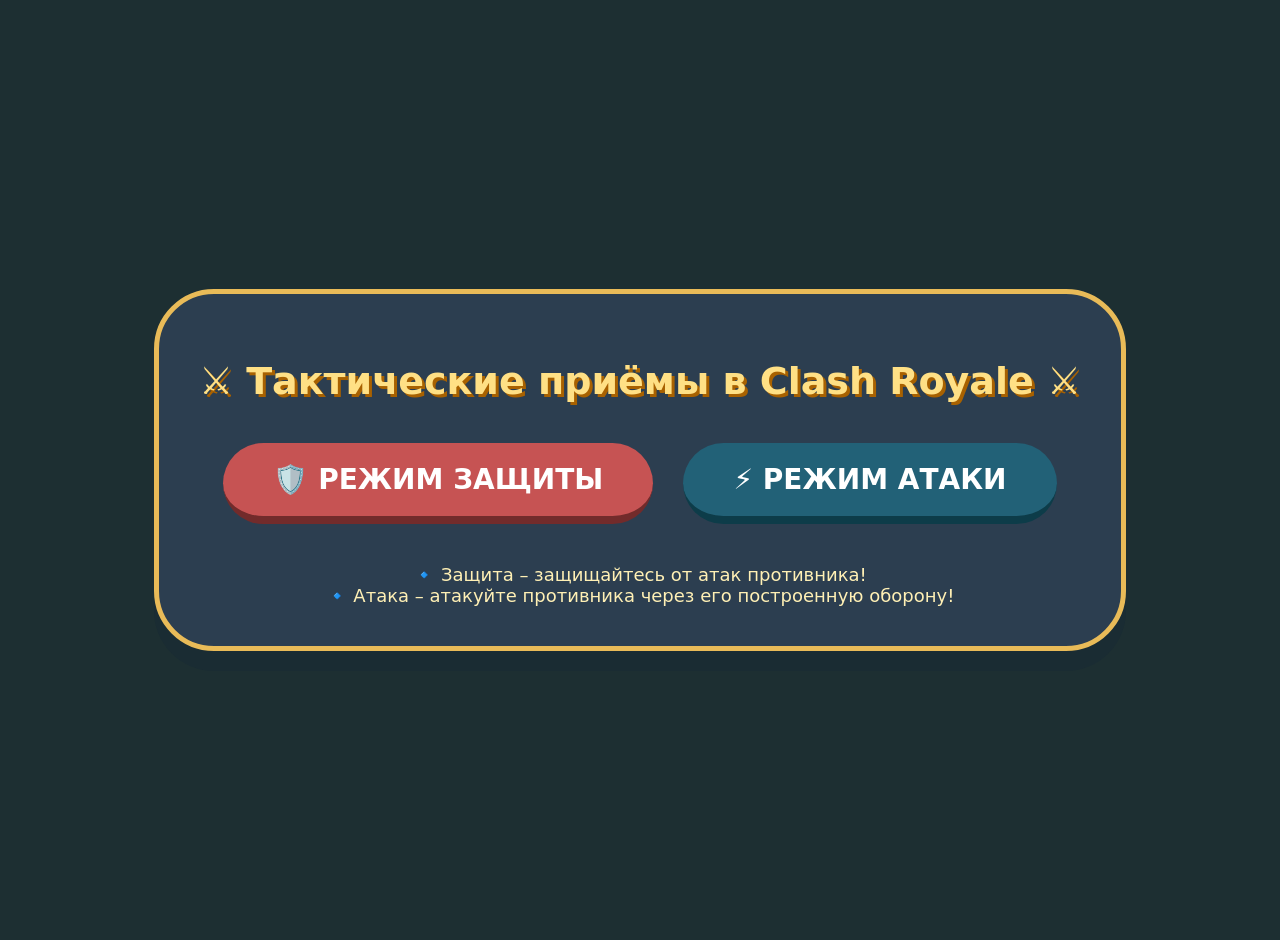
<file: index.html>
<!DOCTYPE html>
<html lang="ru">
<head>
    <meta charset="UTF-8">
    <meta name="viewport" content="width=device-width, initial-scale=1.0">
    <title>Тактические приёмы в игре Clash Royale: Выбор режима</title>
    <style>
        body {
            background: #1d2f32;
            display: flex;
            justify-content: center;
            align-items: center;
            min-height: 100vh;
            font-family: 'Segoe UI', system-ui, sans-serif;
            margin: 0;
            padding: 20px;
        }
        .menu {
            text-align: center;
            background: #2c3e50;
            padding: 40px;
            border-radius: 60px;
            border: 5px solid #e9bb58;
            box-shadow: 0 20px 0 #1a2c33;
        }
        h1 {
            color: #ffe085;
            font-size: 38px;
            margin-bottom: 40px;
            text-shadow: 3px 3px 0 #a86100;
        }
        .buttons {
            display: flex;
            gap: 30px;
            flex-wrap: wrap;
            justify-content: center;
        }
        .mode-btn {
            background: #3d7945;
            border: none;
            color: white;
            font-size: 28px;
            font-weight: bold;
            padding: 20px 50px;
            border-radius: 70px;
            cursor: pointer;
            transition: all 0.2s;
            border-bottom: 8px solid #235f2b;
            text-decoration: none;
            display: inline-block;
        }
        .mode-btn:hover {
            transform: translateY(-3px);
            background: #529e5e;
            border-bottom-width: 11px;
        }
        .mode-btn.defense {
            background: #c65353;
            border-bottom-color: #722b2b;
        }
        .mode-btn.defense:hover {
            background: #d46b6b;
        }
        .mode-btn.attack {
            background: #226177;
            border-bottom-color: #0d3c49;
        }
        .mode-btn.attack:hover {
            background: #2d7e9a;
        }
        .desc {
            margin-top: 40px;
            color: #fff0b5;
            font-size: 18px;
        }
    </style>
</head>
<body>
<div class="menu">
    <h1>⚔️ Тактические приёмы в Clash Royale ⚔️</h1>
    <div class="buttons">
        <a href="defense/index.html" class="mode-btn defense">🛡️ РЕЖИМ ЗАЩИТЫ</a>
        <a href="attack/index.html" class="mode-btn attack">⚡ РЕЖИМ АТАКИ</a>
    </div>
    <div class="desc">
        🔹 Защита – защищайтесь от атак противника!<br>
        🔹 Атака – атакуйте противника через его построенную оборону!
    </div>
</div>
</body>
</html>
</file>
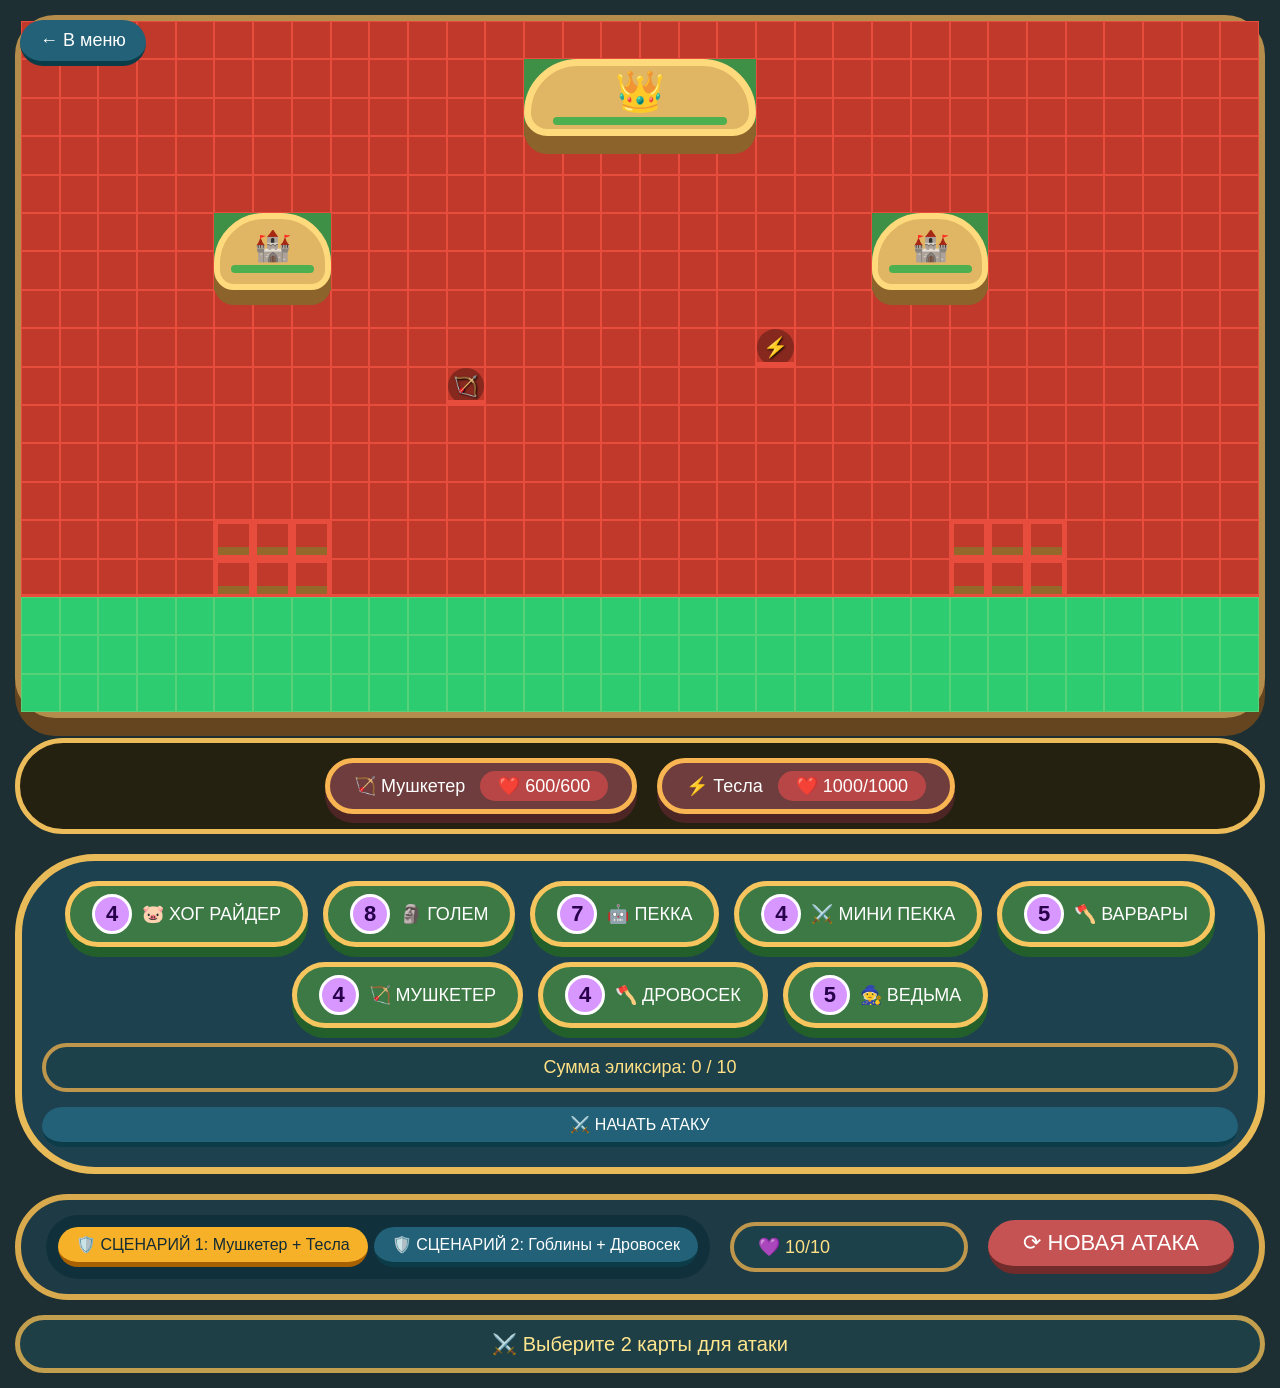
<file: Attack/index.html>
<!DOCTYPE html>
<html lang="ru">
<head>
    <meta charset="UTF-8">
    <meta name="viewport" content="width=device-width, initial-scale=1.0">
    <title>Clash Royale: АТАКА НА БАШНИ</title>
    <link rel="stylesheet" href="style_attack.css">
    <style>
        .back-btn {
            position: fixed;
            top: 20px;
            left: 20px;
            background: #226177;
            border: none;
            color: white;
            font-size: 18px;
            padding: 10px 20px;
            border-radius: 50px;
            border-bottom: 5px solid #0d3c49;
            cursor: pointer;
            z-index: 1000;
            font-family: inherit;
            transition: all 0.2s;
            text-decoration: none;
            display: inline-block;
        }
        .back-btn:hover {
            background: #2d7e9a;
            transform: translateY(-2px);
        }
    </style>
</head>
<body>
<a href="../index.html" class="back-btn">← В меню</a>

<div class="game-wrapper">
    <div class="arena" id="arena">
        <div class="king-tower">
            👑
            <div class="tower-hp-bar"><div class="tower-hp-fill" id="kingHpFill"></div></div>
        </div>
        <div class="princess-left">
            🏰
            <div class="tower-hp-bar"><div class="tower-hp-fill" id="leftPrincessFill"></div></div>
        </div>
        <div class="princess-right">
            🏰
            <div class="tower-hp-bar"><div class="tower-hp-fill" id="rightPrincessFill"></div></div>
        </div>
    </div>

    <div class="enemy-zone" id="enemyZone"></div>

    <div class="deck-panel" id="selectCardsPanel">
        <div class="cards-row" id="availableCards"></div>
        <div class="info-box" style="margin-top: 15px; text-align: center;">
            Сумма эликсира: <span id="totalElixirValue">0</span> / 10
        </div>
        <button class="diff-btn" id="attackBtn" disabled style="width: 100%; margin-top: 15px;">⚔️ НАЧАТЬ АТАКУ</button>
    </div>

    <div class="control-panel">
        <div class="diff-group" id="scenarioGroup">
            <button class="diff-btn active" data-scenario="1">🛡️ СЦЕНАРИЙ 1: Мушкетер + Тесла</button>
            <button class="diff-btn" data-scenario="2">🛡️ СЦЕНАРИЙ 2: Гоблины + Дровосек</button>
        </div>
        <div class="info-box" id="elixirDisplay">💜 10/10</div>
        <button class="reset-btn" id="resetBtn">⟳ НОВАЯ АТАКА</button>
    </div>

    <div class="deck-panel" id="playerDeckPanel" style="display: none;">
        <div class="cards-row" id="playerDeck"></div>
        <div class="info-box" style="margin-top: 15px; text-align: center;">Выберите войско и кликните на клетку (ряды 16–18)</div>
    </div>

    <div class="message-bar" id="messageBox">⚔️ Выберите 2 карты для атаки</div>
</div>

<div class="popup" id="popup">
    <div class="popup-message" id="popupMsg"></div>
    <div class="popup-sub" id="popupSub"></div>
    <button class="popup-button" id="popupBtn">ЗАНОВО</button>
</div>

<script src="js/attackers.js"></script>
<script src="js/defenders.js"></script>
<script src="js/towers.js"></script>
<script src="js/arena.js"></script>
<script src="js/game.js"></script>
</body>
</html>
</file>
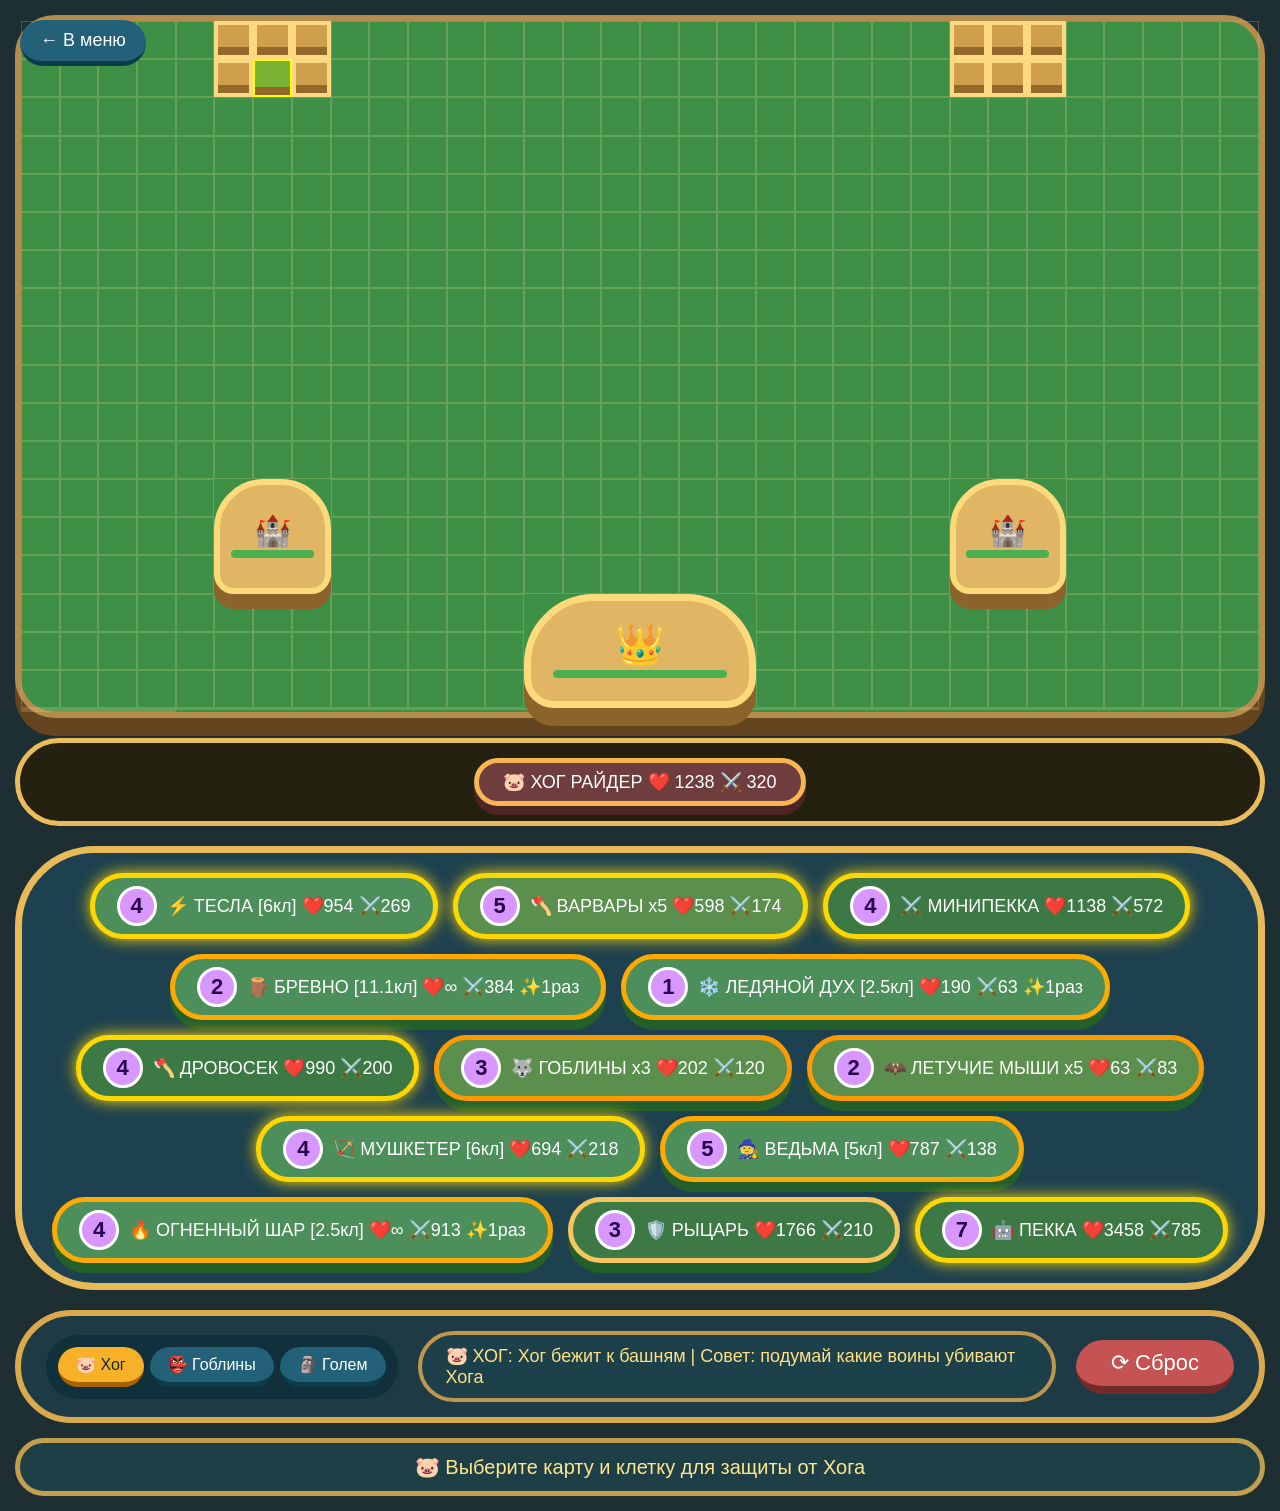
<file: Defense/index.html>
<!DOCTYPE html>
<html lang="ru">
<head>
  <meta charset="UTF-8">
  <meta name="viewport" content="width=device-width, initial-scale=1.0">
  <title>Clash Royale: Защита</title>
  <link rel="stylesheet" href="style.css">
  <style>
    /* Стиль для кнопки возврата */
    .back-btn {
      position: fixed;
      top: 20px;
      left: 20px;
      background: #226177;
      border: none;
      color: white;
      font-size: 18px;
      padding: 10px 20px;
      border-radius: 50px;
      border-bottom: 5px solid #0d3c49;
      cursor: pointer;
      z-index: 1000;
      font-family: inherit;
      transition: all 0.2s;
      text-decoration: none;
      display: inline-block;
    }
    .back-btn:hover {
      background: #2d7e9a;
      transform: translateY(-2px);
    }
  </style>
</head>
<body>
<a href="../index.html" class="back-btn">← В меню</a>

<div class="game-wrapper">
  <div class="arena" id="arena"></div>
  <div class="enemy-zone" id="enemyZone"></div>
  <div class="deck-panel"><div class="cards-row" id="deckCards"></div></div>
  <div class="control-panel">
    <div class="diff-group" id="diffGroup"></div>
    <div class="info-box" id="infoBox"></div>
    <button class="reset-btn" id="resetBtn">⟳ Сброс</button>
  </div>
  <div class="message-bar" id="messageBox">⭐ Выберите карту и клетку</div>
</div>

<div class="popup" id="popup">
  <div class="popup-message" id="popupMsg"></div>
  <div class="popup-sub" id="popupSub"></div>
  <button class="popup-button" id="popupBtn">ЗАНОВО</button>
</div>

<script src="js/cards.js"></script>
<script src="js/towers.js"></script>
<script src="js/scenarios.js"></script>
<script src="js/game.js"></script>
</body>
</html>
</file>
<file: Attack/style_attack.css>
/* Импорт шрифта */
@font-face {
    font-family: 'Supercell-Magic';
    src: url('https://fonts.cdnfonts.com/css/supercell-magic') format('woff2');
}

* {
    box-sizing: border-box;
    margin: 0;
    padding: 0;
    font-family: 'Supercell-Magic', 'Segoe UI', sans-serif;
    user-select: none;
}

body {
    background: #1d2f32;
    display: flex;
    justify-content: center;
    align-items: center;
    min-height: 100vh;
    padding: 15px;
}

.game-wrapper {
    max-width: 1400px;
    width: 100%;
}

.arena {
    display: grid;
    grid-template-columns: repeat(32, 1fr);
    grid-template-rows: repeat(18, 1fr);
    aspect-ratio: 32 / 18;
    background: #3f9047;
    border: 6px solid #b48c4c;
    border-radius: 40px;
    position: relative;
    box-shadow: 0 18px 0 #64451f;
}

.cell {
    border: 1px solid rgba(255, 235, 150, 0.2);
    display: flex;
    align-items: center;
    justify-content: center;
    color: #fff8e0;
    font-size: 12px;
    text-shadow: 1px 1px 2px black;
    cursor: pointer;
    transition: 0.05s;
    position: relative;
}

.cell:hover {
    background: rgba(255, 255, 180, 0.4);
    border: 2px solid #ffffaa;
    z-index: 30;
}

/* Неактивные клетки под башнями */
.cell.inactive {
    background: #3f9047 !important;
    border: 1px solid rgba(255, 235, 150, 0.2) !important;
    cursor: default !important;
    pointer-events: none;
}

/* Мосты (только нижние, ряды 14–15) */
.bridge-left, .bridge-right {
    background: #cf9f4e;
    border: 4px solid #ffd982;
    box-shadow: inset 0 -8px 0 #94682b;
}

/* Башни (позиционирование через grid-area) */
.king-tower {
    grid-area: 2 / 14 / 4 / 20;  /* колонки 14-19 (6 колонок) */
    background: #e0b563;
    border: 7px solid #ffda7c;
    border-radius: 70px 70px 30px 30px;
    box-shadow: 0 18px 0 #8b632b;
    font-size: 40px;
    display: flex;
    flex-direction: column;
    align-items: center;
    justify-content: center;
    color: #fff8cf;
    pointer-events: none;
    z-index: 20;
}

.princess-left {
    grid-area: 6 / 6 / 8 / 9;   /* колонки 6-8 (3 колонки) */
    background: #e0b563;
    border: 6px solid #ffda7c;
    border-radius: 50px 50px 20px 20px;
    box-shadow: 0 15px 0 #8b632b;
    font-size: 30px;
    display: flex;
    flex-direction: column;
    align-items: center;
    justify-content: center;
    color: #fff8cf;
    pointer-events: none;
    z-index: 20;
}

.princess-right {
    grid-area: 6 / 23 / 8 / 26;  /* сдвинута влево на 1: колонки 23-25 */
    background: #e0b563;
    border: 6px solid #ffda7c;
    border-radius: 50px 50px 20px 20px;
    box-shadow: 0 15px 0 #8b632b;
    font-size: 30px;
    display: flex;
    flex-direction: column;
    align-items: center;
    justify-content: center;
    color: #fff8cf;
    pointer-events: none;
    z-index: 20;
}

.tower-hp-bar {
    width: 80%;
    height: 8px;
    background: #333;
    border-radius: 4px;
    margin: 2px 0;
    overflow: hidden;
}

.tower-hp-fill {
    height: 100%;
    background: #4caf50;
    transition: width 0.3s;
}

/* Вражеские юниты на арене */
.enemy-defense {
    position: relative;
    width: 100%;
    height: 100%;
    display: flex;
    align-items: center;
    justify-content: center;
    font-size: 20px;
    background: rgba(0,0,0,0.3);
    border-radius: 50%;
    cursor: default;
}
.defense-hp-bar {
    position: absolute;
    bottom: 0;
    left: 0;
    width: 100%;
    height: 4px;
    background: #2c3e50;
}
.defense-hp-fill {
    height: 100%;
    background: #e74c3c;
    width: 100%;
}

/* Наши войска */
.player-troop {
    position: relative;
    width: 100%;
    height: 100%;
    display: flex;
    align-items: center;
    justify-content: center;
    font-size: 20px;
    animation: spawn 0.3s ease;
}
@keyframes spawn {
    0% { transform: scale(0); }
    100% { transform: scale(1); }
}

/* Зона врагов (информационная панель) */
.enemy-zone {
    background: #26200cdd;
    border-radius: 60px;
    padding: 15px 20px;
    display: flex;
    gap: 20px;
    flex-wrap: wrap;
    justify-content: center;
    margin: 20px 0 15px;
    border: 5px solid #ecbc5a;
}

.enemy-card {
    background: #6f3d3d;
    border-radius: 50px;
    padding: 8px 24px;
    border: 5px solid #f8b551;
    color: white;
    font-size: 18px;
    display: flex;
    align-items: center;
    gap: 15px;
    box-shadow: 0 9px 0 #4e2525;
}

.hp-badge {
    background: #b94646;
    border-radius: 40px;
    padding: 4px 18px;
}

/* Панель колоды */
.deck-panel {
    background: #1e414f;
    border-radius: 80px;
    padding: 20px;
    border: 7px solid #e9bb58;
    margin: 20px 0;
}

.cards-row {
    display: flex;
    gap: 15px;
    flex-wrap: wrap;
    justify-content: center;
}

.card {
    background: #3d7945;
    border-radius: 60px;
    padding: 8px 22px;
    border: 5px solid #f7c55e;
    color: white;
    font-size: 18px;
    display: flex;
    align-items: center;
    gap: 10px;
    cursor: pointer;
    box-shadow: 0 10px 0 #235f2b;
    transition: all 0.2s;
}

.card.selected {
    border: 8px solid #fff3a5;
    background: #529e5e;
    transform: translateY(-3px);
    box-shadow: 0 13px 0 #1b7226;
}

.elixir {
    background: #d797ff;
    border-radius: 50%;
    width: 40px;
    height: 40px;
    display: flex;
    align-items: center;
    justify-content: center;
    font-size: 22px;
    color: #28004b;
    font-weight: 900;
    border: 3px solid white;
}

/* Панель управления */
.control-panel {
    background: #1e3a45;
    border-radius: 80px;
    padding: 15px 25px;
    border: 6px solid #d8aa4d;
    display: flex;
    flex-wrap: wrap;
    gap: 20px;
    align-items: center;
}

.diff-group {
    display: flex;
    gap: 6px;
    flex-wrap: wrap;
    background: #10313b;
    padding: 12px;
    border-radius: 70px;
}

.diff-btn {
    background: #226177;
    border: none;
    color: white;
    font-size: 16px;
    padding: 8px 18px;
    border-radius: 50px;
    border-bottom: 5px solid #0d3c49;
    cursor: pointer;
}

.diff-btn.active {
    background: #f7b129;
    color: #132b33;
    border-bottom-color: #a86100;
}

.info-box {
    background: #1d414b;
    border-radius: 50px;
    padding: 10px 24px;
    color: #ffe085;
    font-size: 18px;
    flex: 1;
    border: 4px solid #be974d;
}

.reset-btn {
    background: #c65353;
    border: none;
    color: white;
    font-size: 22px;
    padding: 10px 35px;
    border-radius: 70px;
    border-bottom: 8px solid #722b2b;
    cursor: pointer;
}

.message-bar {
    margin-top: 15px;
    background: #1e3f46;
    border-radius: 70px;
    padding: 12px 20px;
    color: #ffe68f;
    font-size: 20px;
    text-align: center;
    border: 5px solid #c19f4e;
}

/* Попап */
.popup {
    position: fixed;
    top: 50%;
    left: 50%;
    transform: translate(-50%, -50%);
    background: #263f4a;
    border: 10px solid #f5cf74;
    border-radius: 90px;
    padding: 45px 80px;
    font-size: 80px;
    font-weight: bold;
    z-index: 200;
    box-shadow: 0 25px 0 #0e2029;
    display: none;
    flex-direction: column;
    gap: 35px;
    align-items: center;
}

.popup.show { display: flex; }
.popup-message { color: #fffed1; }
.popup-sub { font-size: 30px; color: #ffd571; }
.popup-button {
    background: #ddb048;
    border: none;
    font-size: 40px;
    padding: 18px 50px;
    border-radius: 110px;
    border-bottom: 9px solid #9f761d;
    cursor: pointer;
    color: #1f2c31;
    font-weight: bold;
}

.mid-line {
    border-bottom: 3px solid #f1c40f !important;
}
.enemy-cell {
    background-color: #c0392b !important;
    border-color: #e74c3c !important;
}
</file>
<file: Defense/style.css>
/* Импорт шрифта */
@font-face {
  font-family: 'Supercell-Magic';
  src: url('https://fonts.cdnfonts.com/css/supercell-magic') format('woff2');
}

* {
  box-sizing: border-box;
  margin: 0;
  padding: 0;
  font-family: 'Supercell-Magic', 'Segoe UI', sans-serif;
  user-select: none;
}

body {
  background: #1d2f32;
  display: flex;
  justify-content: center;
  align-items: center;
  min-height: 100vh;
  padding: 15px;
}

.game-wrapper {
  max-width: 1400px;
  width: 100%;
}

.arena {
  display: grid;
  grid-template-columns: repeat(32, 1fr);
  grid-template-rows: repeat(18, 1fr);
  aspect-ratio: 32 / 18;
  background: #3f9047;
  border: 6px solid #b48c4c;
  border-radius: 40px;
  position: relative;
  box-shadow: 0 18px 0 #64451f;
}

.cell {
  border: 1px solid rgba(255, 235, 150, 0.2);
  display: flex;
  align-items: center;
  justify-content: center;
  color: #fff8e0;
  font-size: 12px;
  text-shadow: 1px 1px 2px black;
  cursor: pointer;
  transition: 0.05s;
  position: relative;
}

.cell:hover {
  background: rgba(255, 255, 180, 0.4);
  border: 2px solid #ffffaa;
  z-index: 30;
}

.cell.placed {
  background: #4fb05be0;
  border: 3px solid #ffffa0;
  z-index: 25;
}

.bridge-left, .bridge-right {
  background: #cf9f4e;
  border: 4px solid #ffd982;
  box-shadow: inset 0 -8px 0 #94682b;
}

.spawn-cell {
  background: #d54a4acc;
  border: 4px solid #ffa0a0;
  z-index: 40;
}

.path-marker {
  background: rgba(255, 140, 140, 0.25);
  border: 2px dashed #ff8a8a;
  z-index: 35;
}

.tesla-range {
  background: rgba(0, 255, 255, 0.15);
  border: 2px solid rgba(0, 255, 255, 0.5);
}

.hog-killer {
  border: 4px solid gold;
  animation: glow 1.5s infinite;
}

@keyframes glow {
  0% { border-color: gold; }
  50% { border-color: orange; }
  100% { border-color: gold; }
}

/* Башни */
.king-tower {
  grid-area: 16 / 14 / 19 / 20;
  background: #e0b563;
  border: 7px solid #ffda7c;
  border-radius: 70px 70px 30px 30px;
  box-shadow: 0 18px 0 #8b632b;
  font-size: 40px;
  display: flex;
  flex-direction: column;
  align-items: center;
  justify-content: center;
  color: #fff8cf;
  pointer-events: none;
  z-index: 20;
}

.princess-left {
  grid-area: 13 / 6 / 16 / 9;
  background: #e0b563;
  border: 6px solid #ffda7c;
  border-radius: 50px 50px 20px 20px;
  box-shadow: 0 15px 0 #8b632b;
  font-size: 30px;
  display: flex;
  flex-direction: column;
  align-items: center;
  justify-content: center;
  color: #fff8cf;
  pointer-events: none;
  z-index: 20;
}

.princess-right {
  grid-area: 13 / 25 / 16 / 28;
  background: #e0b563;
  border: 6px solid #ffda7c;
  border-radius: 50px 50px 20px 20px;
  box-shadow: 0 15px 0 #8b632b;
  font-size: 30px;
  display: flex;
  flex-direction: column;
  align-items: center;
  justify-content: center;
  color: #fff8cf;
  pointer-events: none;
  z-index: 20;
}

.tower-hp-bar {
  width: 80%;
  height: 8px;
  background: #333;
  border-radius: 4px;
  margin: 2px 0;
  overflow: hidden;
}

.tower-hp-fill {
  height: 100%;
  background: #4caf50;
  transition: width 0.3s;
}

.tower-hp-fill.danger {
  background: #f44336;
}

/* Зона врагов */
.enemy-zone {
  background: #26200cdd;
  border-radius: 60px;
  padding: 15px 20px;
  display: flex;
  gap: 20px;
  flex-wrap: wrap;
  justify-content: center;
  margin: 20px 0 15px;
  border: 5px solid #ecbc5a;
}

.enemy-card {
  background: #6f3d3d;
  border-radius: 50px;
  padding: 8px 24px;
  border: 5px solid #f8b551;
  color: white;
  font-size: 18px;
  display: flex;
  align-items: center;
  gap: 15px;
  box-shadow: 0 9px 0 #4e2525;
}

.hp-badge {
  background: #b94646;
  border-radius: 40px;
  padding: 4px 18px;
}

/* Панель колоды */
.deck-panel {
  background: #1e414f;
  border-radius: 80px;
  padding: 20px;
  border: 7px solid #e9bb58;
  margin: 20px 0;
}

.cards-row {
  display: flex;
  gap: 15px;
  flex-wrap: wrap;
  justify-content: center;
}

.card {
  background: #3d7945;
  border-radius: 60px;
  padding: 8px 22px;
  border: 5px solid #f7c55e;
  color: white;
  font-size: 18px;
  display: flex;
  align-items: center;
  gap: 10px;
  cursor: pointer;
  box-shadow: 0 10px 0 #235f2b;
  transition: all 0.2s;
}

.card.selected {
  border: 8px solid #fff3a5;
  background: #529e5e;
  transform: translateY(-3px);
  box-shadow: 0 13px 0 #1b7226;
}

.card.ranged {
  border-color: #ffaa00;
  background: #4d8f5a;
}

.card.used {
  opacity: 0.5;
  filter: grayscale(50%);
  cursor: not-allowed;
  pointer-events: none;
}

.card.swarm {
  border-color: #ff9900;
  background: #5a8f4d;
}

.card.killer {
  border-color: gold;
  box-shadow: 0 0 15px gold;
}

.elixir {
  background: #d797ff;
  border-radius: 50%;
  width: 40px;
  height: 40px;
  display: flex;
  align-items: center;
  justify-content: center;
  font-size: 22px;
  color: #28004b;
  font-weight: 900;
  border: 3px solid white;
}

/* Панель управления */
.control-panel {
  background: #1e3a45;
  border-radius: 80px;
  padding: 15px 25px;
  border: 6px solid #d8aa4d;
  display: flex;
  flex-wrap: wrap;
  gap: 20px;
  align-items: center;
}

.diff-group {
  display: flex;
  gap: 6px;
  flex-wrap: wrap;
  background: #10313b;
  padding: 12px;
  border-radius: 70px;
}

.diff-btn {
  background: #226177;
  border: none;
  color: white;
  font-size: 16px;
  padding: 8px 18px;
  border-radius: 50px;
  border-bottom: 5px solid #0d3c49;
  cursor: pointer;
}

.diff-btn.active {
  background: #f7b129;
  color: #132b33;
  border-bottom-color: #a86100;
}

.info-box {
  background: #1d414b;
  border-radius: 50px;
  padding: 10px 24px;
  color: #ffe085;
  font-size: 18px;
  flex: 1;
  border: 4px solid #be974d;
}

.reset-btn {
  background: #c65353;
  border: none;
  color: white;
  font-size: 22px;
  padding: 10px 35px;
  border-radius: 70px;
  border-bottom: 8px solid #722b2b;
  cursor: pointer;
}

.message-bar {
  margin-top: 15px;
  background: #1e3f46;
  border-radius: 70px;
  padding: 12px 20px;
  color: #ffe68f;
  font-size: 20px;
  text-align: center;
  border: 5px solid #c19f4e;
}

/* Попап */
.popup {
  position: fixed;
  top: 50%;
  left: 50%;
  transform: translate(-50%, -50%);
  background: #263f4a;
  border: 10px solid #f5cf74;
  border-radius: 90px;
  padding: 45px 80px;
  font-size: 80px;
  font-weight: bold;
  z-index: 200;
  box-shadow: 0 25px 0 #0e2029;
  display: none;
  flex-direction: column;
  gap: 35px;
  align-items: center;
}

.popup.show { display: flex; }
.popup-message { color: #fffed1; }
.popup-sub { font-size: 30px; color: #ffd571; }
.popup-button {
  background: #ddb048;
  border: none;
  font-size: 40px;
  padding: 18px 50px;
  border-radius: 110px;
  border-bottom: 9px solid #9f761d;
  cursor: pointer;
  color: #1f2c31;
  font-weight: bold;
}

.unit-info {
  position: absolute;
  bottom: 0;
  left: 0;
  right: 0;
  background: rgba(0,0,0,0.7);
  color: white;
  font-size: 9px;
  padding: 2px;
  border-radius: 0 0 4px 4px;
  text-align: center;
}

.badge {
  background: gold;
  color: black;
  border-radius: 20px;
  padding: 2px 8px;
  font-size: 12px;
  font-weight: bold;
}
</file>
